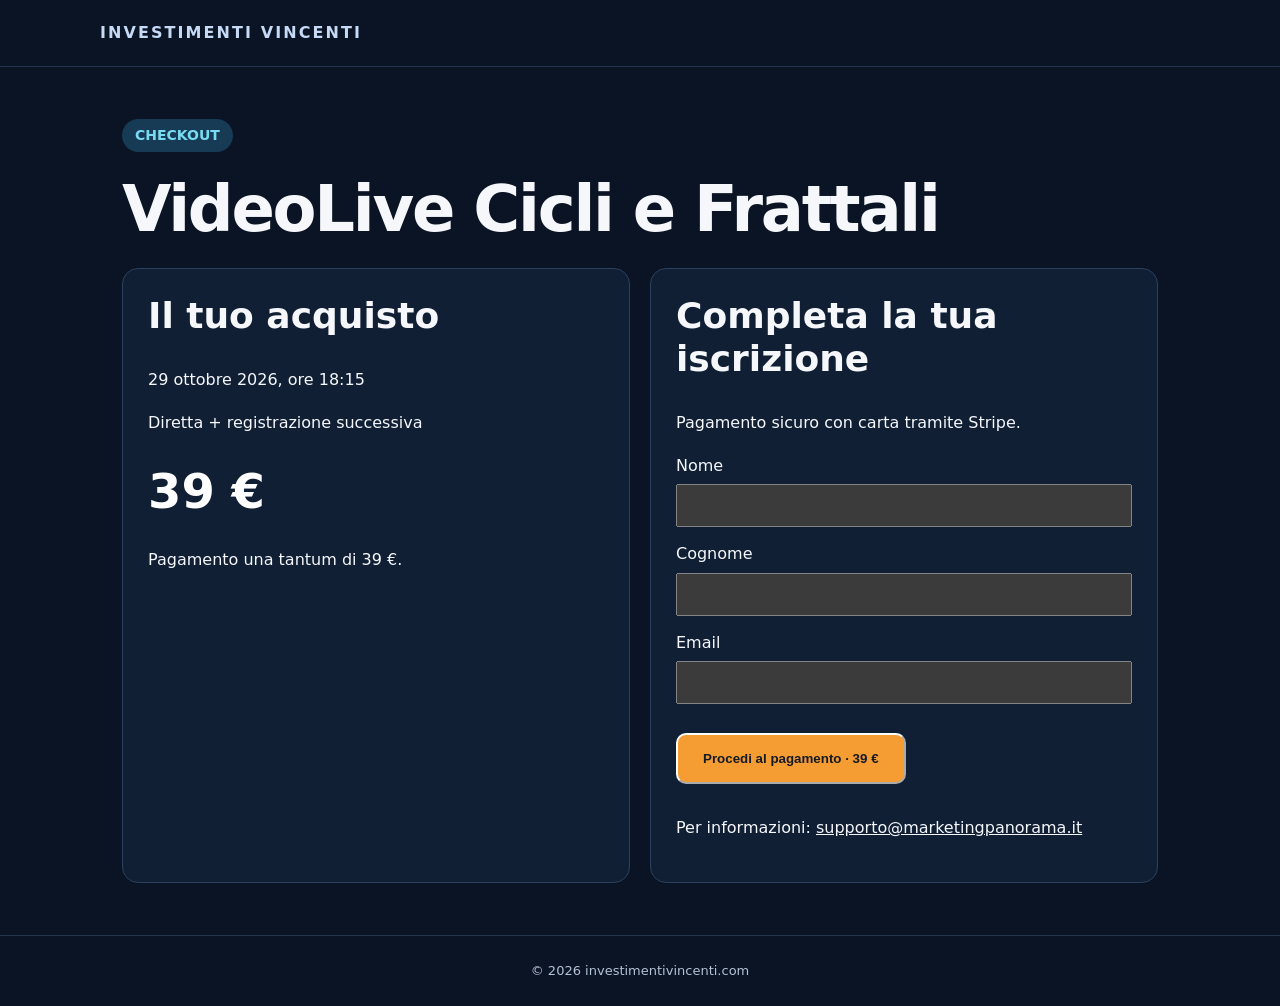
<file: ckoutfrat-live/index.html>
<!doctype html><html lang="it"><head><meta charset="utf-8"><meta name="viewport" content="width=device-width,initial-scale=1"><title>Checkout | Investimenti Vincenti</title><link rel="stylesheet" href="/styles.css"></head><body><header><div class="brand">INVESTIMENTI VINCENTI</div></header><main class="wrap"><span class="pill">CHECKOUT</span><h1>VideoLive Cicli e Frattali</h1><div class="grid"><div class="box"><h2>Il tuo acquisto</h2><p>29 ottobre 2026, ore 18:15</p><p>Diretta + registrazione successiva</p><div class="price">39 €</div><p>Pagamento una tantum di 39 €.</p></div><div class="box"><h2>Completa la tua iscrizione</h2><p>Pagamento sicuro con carta tramite Stripe.</p><form id="test-checkout"><label for="first">Nome</label><input id="first" name="first" required autocomplete="given-name" maxlength="100" style="display:block;width:100%;padding:12px;margin:5px 0 14px"><label for="last">Cognome</label><input id="last" name="last" required autocomplete="family-name" maxlength="100" style="display:block;width:100%;padding:12px;margin:5px 0 14px"><label for="email">Email</label><input id="email" type="email" name="email" required autocomplete="email" style="display:block;width:100%;padding:12px;margin:5px 0 14px"><button class="button" type="submit" id="pay">Procedi al pagamento · 39 €</button><p id="status" aria-live="polite"></p></form><script>document.getElementById('test-checkout').addEventListener('submit',async e=>{e.preventDefault();const button=document.getElementById('pay');const status=document.getElementById('status');button.disabled=true;status.textContent='Apertura del pagamento…';try{const f=new FormData(e.target);const r=await fetch('/api/create-checkout-live',{method:'POST',headers:{'Content-Type':'application/json'},body:JSON.stringify({firstName:f.get('first'),lastName:f.get('last'),email:f.get('email')})});const data=await r.json();if(!r.ok||!data.url)throw Error(data.error||'Errore temporaneo');window.location.href=data.url}catch(error){status.textContent=error.message;button.disabled=false}});</script><p>Per informazioni: <a href="mailto:supporto@marketingpanorama.it">supporto@marketingpanorama.it</a></p></div></div></main><footer style="text-align:center">© 2026 investimentivincenti.com</footer></body></html>
</file>
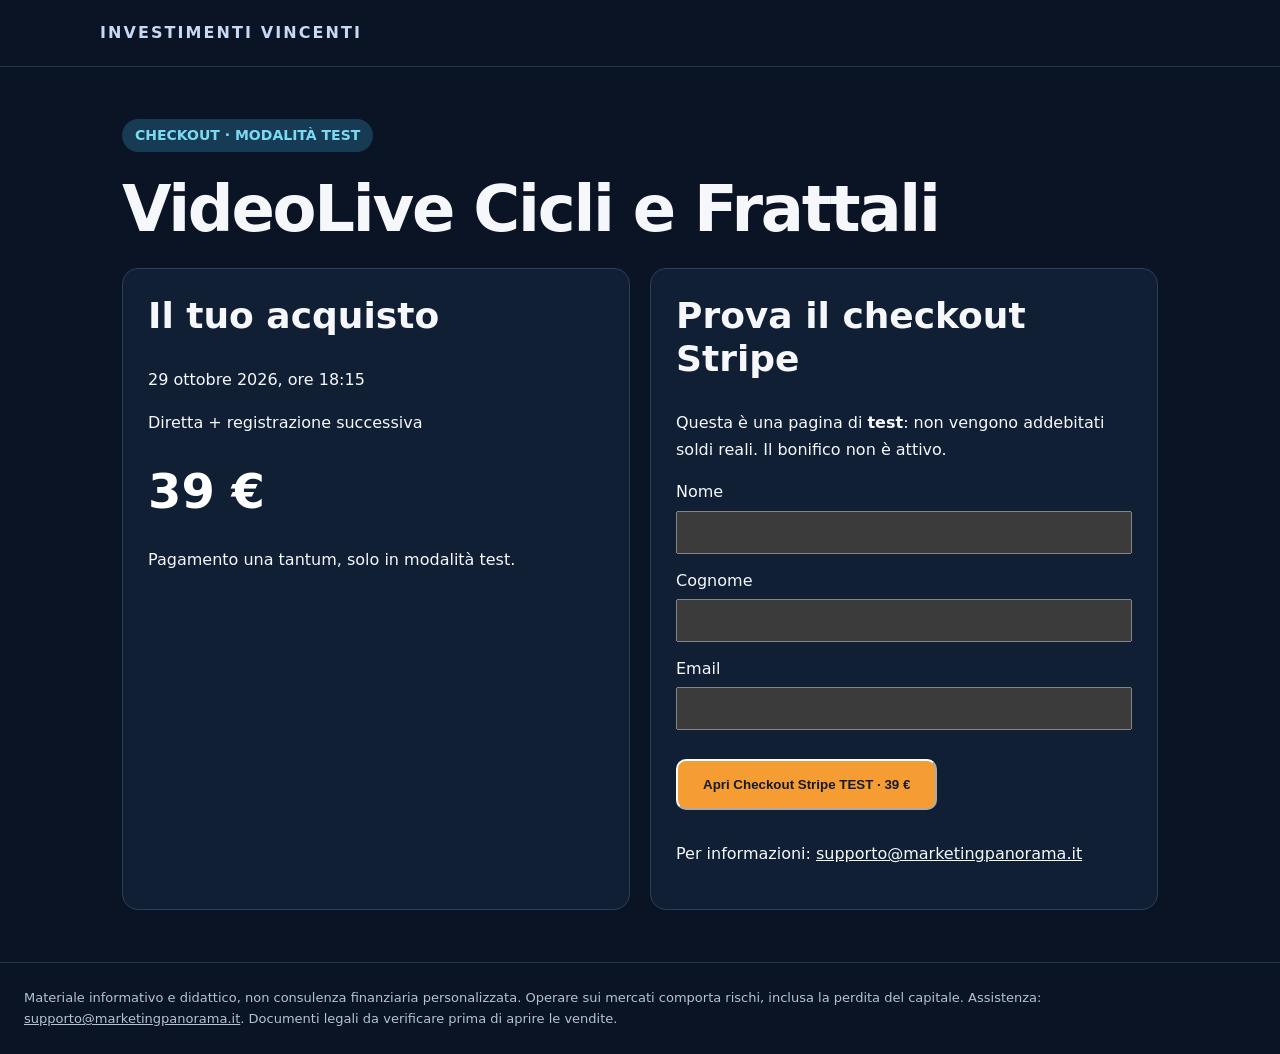
<file: ckoutfrat-test/index.html>
<!doctype html><html lang="it"><head><meta charset="utf-8"><meta name="viewport" content="width=device-width,initial-scale=1"><title>Checkout | Investimenti Vincenti</title><link rel="stylesheet" href="/styles.css"></head><body><header><div class="brand">INVESTIMENTI VINCENTI</div></header><main class="wrap"><span class="pill">CHECKOUT · MODALITÀ TEST</span><h1>VideoLive Cicli e Frattali</h1><div class="grid"><div class="box"><h2>Il tuo acquisto</h2><p>29 ottobre 2026, ore 18:15</p><p>Diretta + registrazione successiva</p><div class="price">39 €</div><p>Pagamento una tantum, solo in modalità test.</p></div><div class="box"><h2>Prova il checkout Stripe</h2><p>Questa è una pagina di <strong>test</strong>: non vengono addebitati soldi reali. Il bonifico non è attivo.</p><form id="test-checkout"><label for="first">Nome</label><input id="first" name="first" required autocomplete="given-name" maxlength="100" style="display:block;width:100%;padding:12px;margin:5px 0 14px"><label for="last">Cognome</label><input id="last" name="last" required autocomplete="family-name" maxlength="100" style="display:block;width:100%;padding:12px;margin:5px 0 14px"><label for="email">Email</label><input id="email" type="email" name="email" required autocomplete="email" style="display:block;width:100%;padding:12px;margin:5px 0 14px"><button class="button" type="submit" id="pay">Apri Checkout Stripe TEST · 39 €</button><p id="status" aria-live="polite"></p></form><script>document.getElementById('test-checkout').addEventListener('submit',async e=>{e.preventDefault();const button=document.getElementById('pay');const status=document.getElementById('status');button.disabled=true;status.textContent='Apertura checkout di prova…';try{const f=new FormData(e.target);const r=await fetch('/api/create-checkout',{method:'POST',headers:{'Content-Type':'application/json'},body:JSON.stringify({firstName:f.get('first'),lastName:f.get('last'),email:f.get('email')})});const data=await r.json();if(!r.ok||!data.url)throw Error(data.error||'Errore temporaneo');window.location.href=data.url}catch(error){status.textContent=error.message;button.disabled=false}});</script><p>Per informazioni: <a href="mailto:supporto@marketingpanorama.it">supporto@marketingpanorama.it</a></p></div></div></main><footer>Materiale informativo e didattico, non consulenza finanziaria personalizzata. Operare sui mercati comporta rischi, inclusa la perdita del capitale. Assistenza: <a href="mailto:supporto@marketingpanorama.it">supporto@marketingpanorama.it</a>. Documenti legali da verificare prima di aprire le vendite.</footer></body></html>
</file>
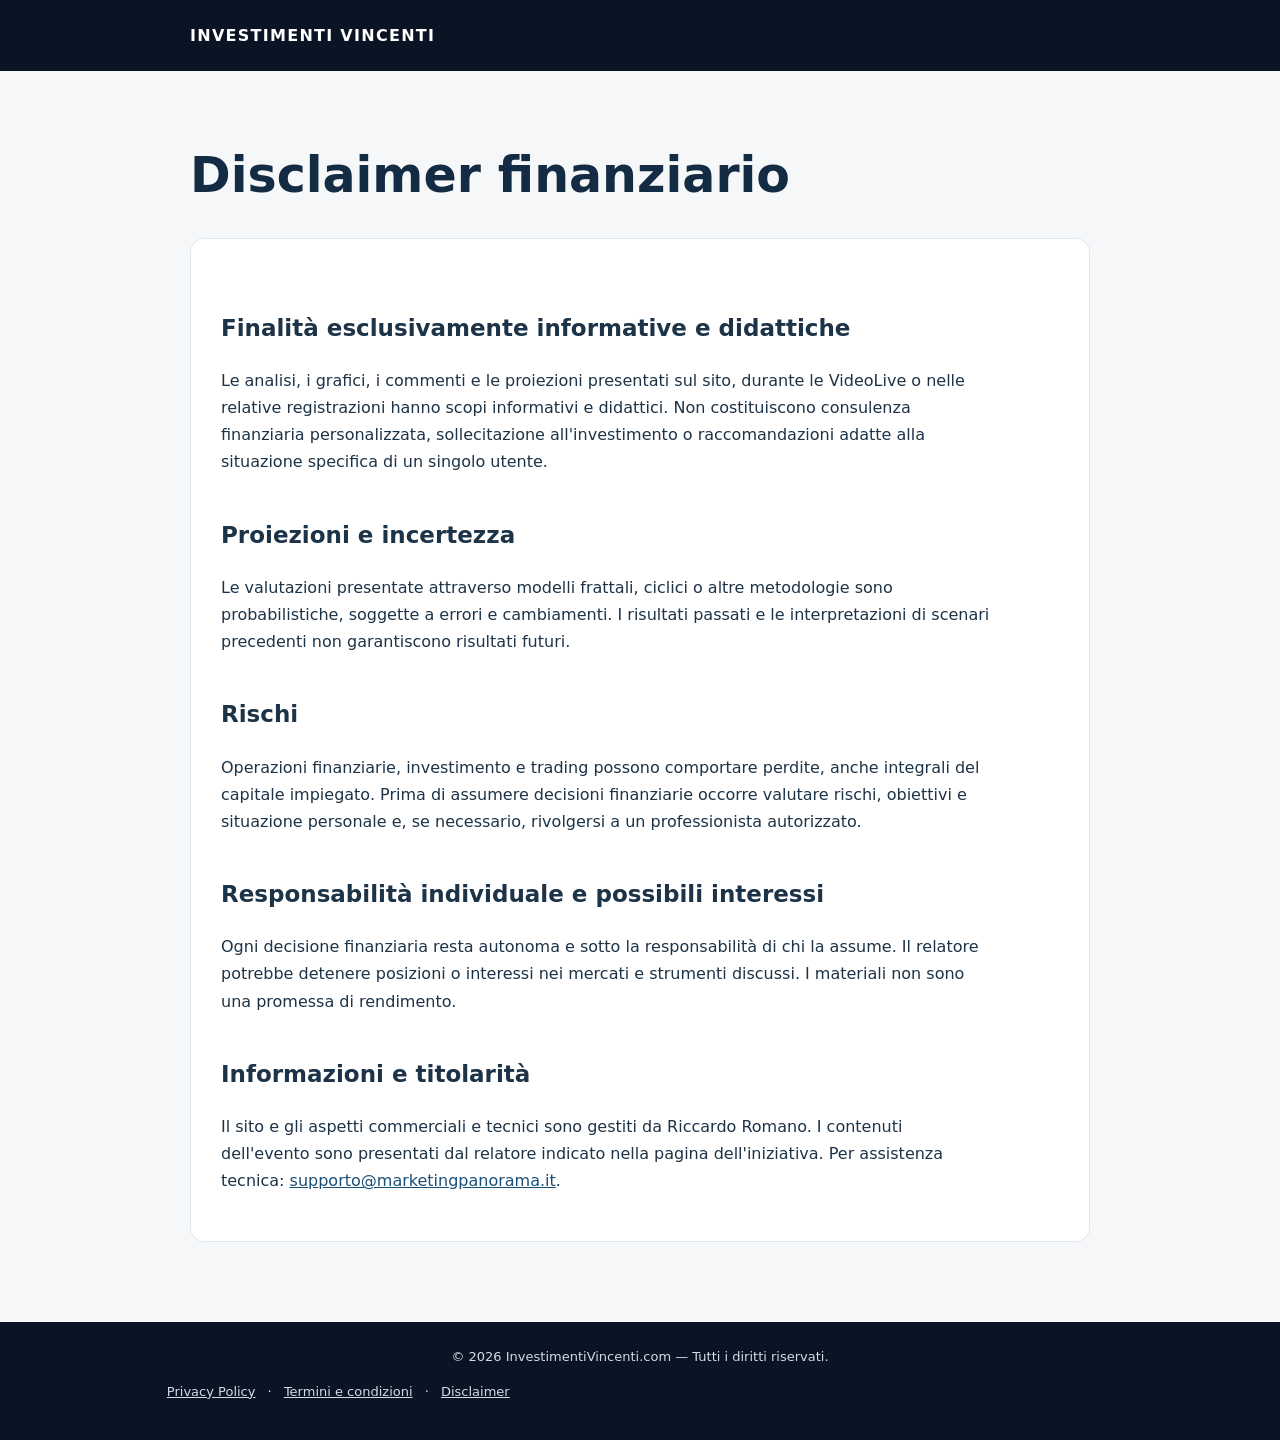
<file: disclaimer/index.html>
<!doctype html><html lang="it"><head><meta charset="utf-8"><meta name="viewport" content="width=device-width,initial-scale=1"><title>Disclaimer finanziario | InvestimentiVincenti.com</title><meta name="robots" content="noindex,follow"><style>body{margin:0;background:#f6f7f8;color:#1d3347;font:16px/1.7 system-ui,-apple-system,sans-serif}header{background:#0b1424;color:#fff;padding:22px max(24px,calc((100vw - 900px)/2))}header a{color:#fff;text-decoration:none;font-weight:750;letter-spacing:.08em}main{max-width:900px;margin:auto;padding:44px 24px 80px}h1{font-size:clamp(32px,5vw,49px);line-height:1.16;color:#132c43}h2{margin-top:40px;font-size:23px}a{color:#174f79}article{background:white;padding:30px;border-radius:14px;border:1px solid #e2e7eb}p,li{max-width:76ch}.notice{background:#fff5df;padding:14px 18px;border-left:4px solid #c68c32;border-radius:6px}footer{background:#0b1424;color:#d1dce7;text-align:center;padding:24px;font-size:13px}footer a{color:#d1dce7;margin:0 8px}@media(max-width:600px){article{padding:20px}}</style></head><body><header><a href="/vlcfrattali/">INVESTIMENTI VINCENTI</a></header><main><h1>Disclaimer finanziario</h1><article><h2>Finalità esclusivamente informative e didattiche</h2><p>Le analisi, i grafici, i commenti e le proiezioni presentati sul sito, durante le VideoLive o nelle relative registrazioni hanno scopi informativi e didattici. Non costituiscono consulenza finanziaria personalizzata, sollecitazione all'investimento o raccomandazioni adatte alla situazione specifica di un singolo utente.</p><h2>Proiezioni e incertezza</h2><p>Le valutazioni presentate attraverso modelli frattali, ciclici o altre metodologie sono probabilistiche, soggette a errori e cambiamenti. I risultati passati e le interpretazioni di scenari precedenti non garantiscono risultati futuri.</p><h2>Rischi</h2><p>Operazioni finanziarie, investimento e trading possono comportare perdite, anche integrali del capitale impiegato. Prima di assumere decisioni finanziarie occorre valutare rischi, obiettivi e situazione personale e, se necessario, rivolgersi a un professionista autorizzato.</p><h2>Responsabilità individuale e possibili interessi</h2><p>Ogni decisione finanziaria resta autonoma e sotto la responsabilità di chi la assume. Il relatore potrebbe detenere posizioni o interessi nei mercati e strumenti discussi. I materiali non sono una promessa di rendimento.</p><h2>Informazioni e titolarità</h2><p>Il sito e gli aspetti commerciali e tecnici sono gestiti da Riccardo Romano. I contenuti dell'evento sono presentati dal relatore indicato nella pagina dell'iniziativa. Per assistenza tecnica: <a href="mailto:supporto@marketingpanorama.it">supporto@marketingpanorama.it</a>.</p></article></main><footer>© 2026 InvestimentiVincenti.com — Tutti i diritti riservati.<p><a href="/privacy/">Privacy Policy</a> · <a href="/termini/">Termini e condizioni</a> · <a href="/disclaimer/">Disclaimer</a></p></footer></body></html>
</file>
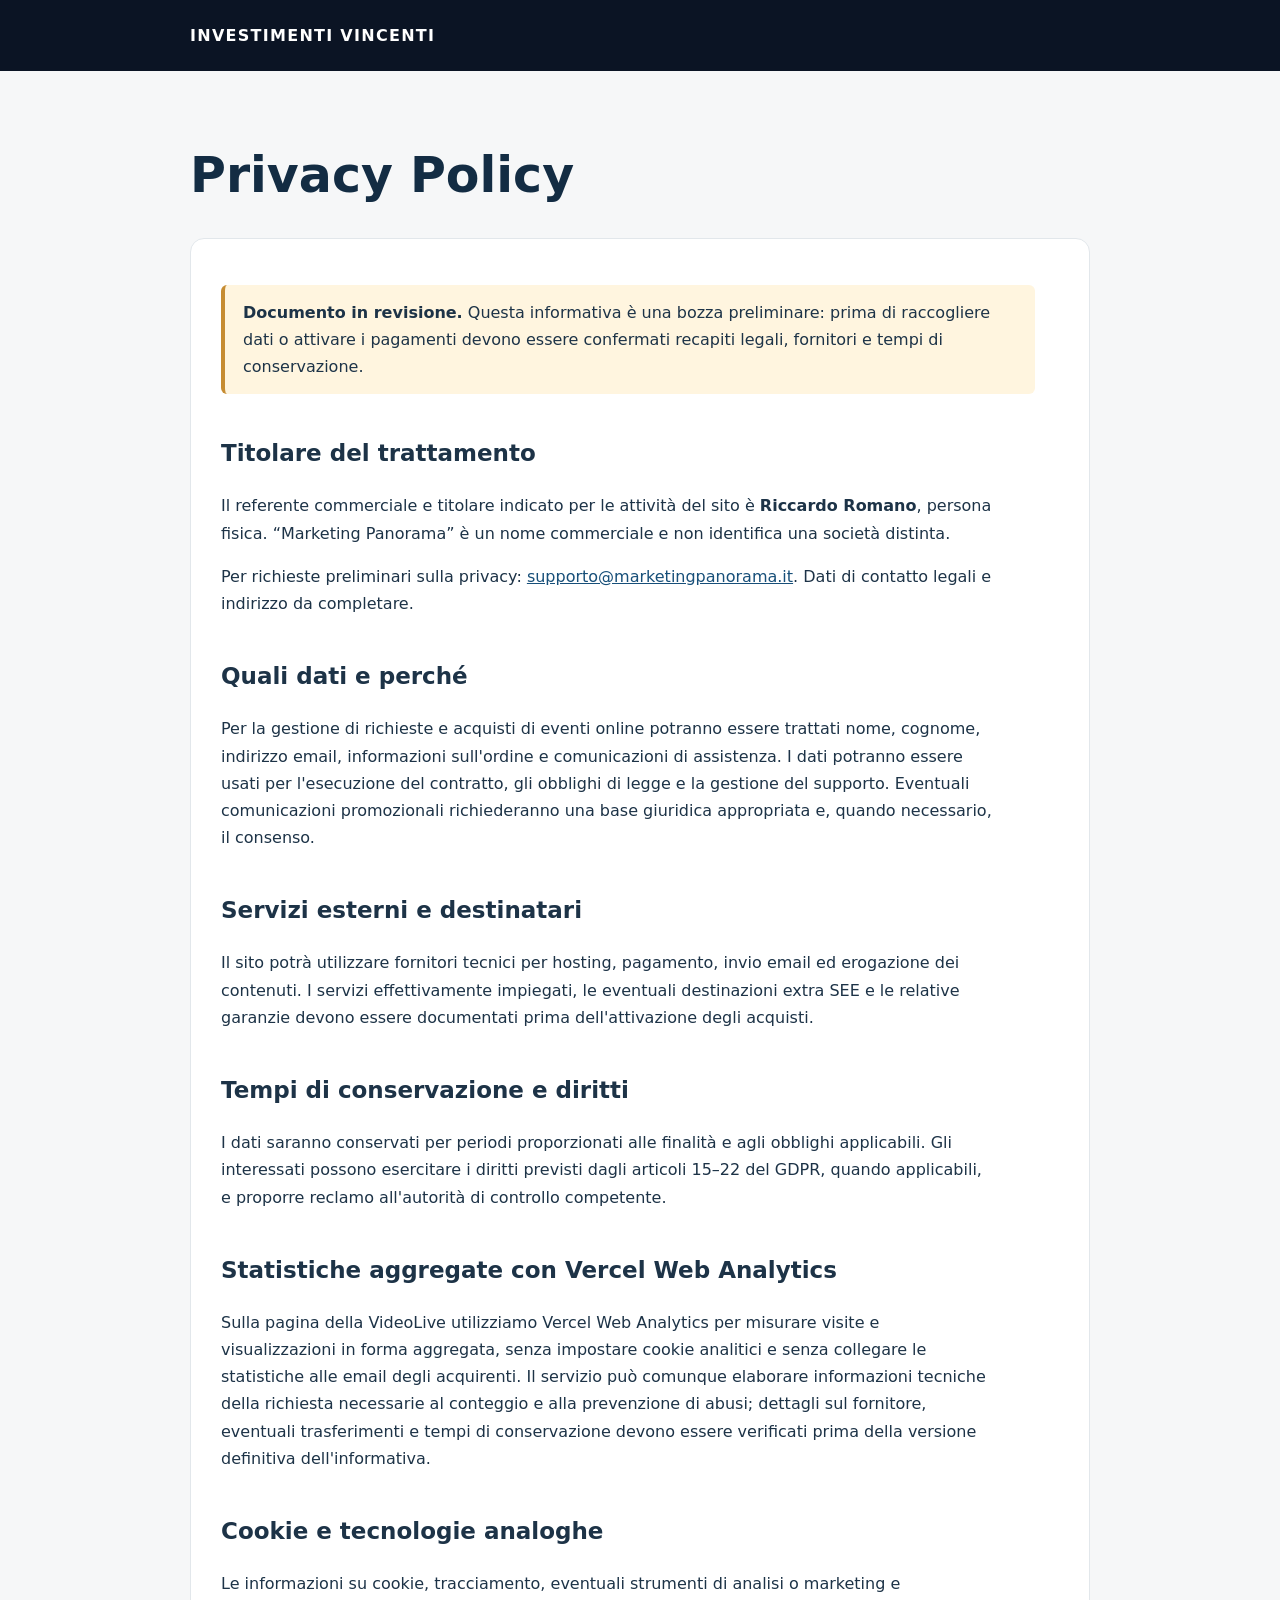
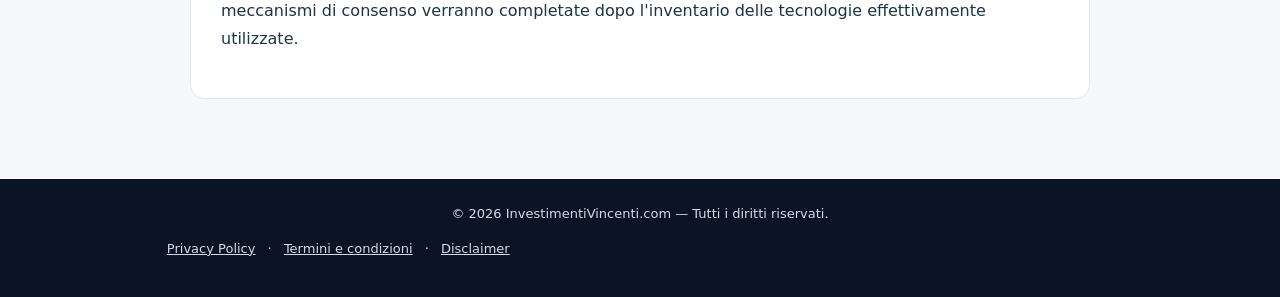
<file: privacy/index.html>
<!doctype html><html lang="it"><head><meta charset="utf-8"><meta name="viewport" content="width=device-width,initial-scale=1"><title>Privacy Policy | InvestimentiVincenti.com</title><meta name="robots" content="noindex,follow"><style>body{margin:0;background:#f6f7f8;color:#1d3347;font:16px/1.7 system-ui,-apple-system,sans-serif}header{background:#0b1424;color:#fff;padding:22px max(24px,calc((100vw - 900px)/2))}header a{color:#fff;text-decoration:none;font-weight:750;letter-spacing:.08em}main{max-width:900px;margin:auto;padding:44px 24px 80px}h1{font-size:clamp(32px,5vw,49px);line-height:1.16;color:#132c43}h2{margin-top:40px;font-size:23px}a{color:#174f79}article{background:white;padding:30px;border-radius:14px;border:1px solid #e2e7eb}p,li{max-width:76ch}.notice{background:#fff5df;padding:14px 18px;border-left:4px solid #c68c32;border-radius:6px}footer{background:#0b1424;color:#d1dce7;text-align:center;padding:24px;font-size:13px}footer a{color:#d1dce7;margin:0 8px}@media(max-width:600px){article{padding:20px}}</style></head><body><header><a href="/vlcfrattali/">INVESTIMENTI VINCENTI</a></header><main><h1>Privacy Policy</h1><article><p class="notice"><strong>Documento in revisione.</strong> Questa informativa è una bozza preliminare: prima di raccogliere dati o attivare i pagamenti devono essere confermati recapiti legali, fornitori e tempi di conservazione.</p><h2>Titolare del trattamento</h2><p>Il referente commerciale e titolare indicato per le attività del sito è <strong>Riccardo Romano</strong>, persona fisica. “Marketing Panorama” è un nome commerciale e non identifica una società distinta.</p><p>Per richieste preliminari sulla privacy: <a href="mailto:supporto@marketingpanorama.it">supporto@marketingpanorama.it</a>. Dati di contatto legali e indirizzo da completare.</p><h2>Quali dati e perché</h2><p>Per la gestione di richieste e acquisti di eventi online potranno essere trattati nome, cognome, indirizzo email, informazioni sull'ordine e comunicazioni di assistenza. I dati potranno essere usati per l'esecuzione del contratto, gli obblighi di legge e la gestione del supporto. Eventuali comunicazioni promozionali richiederanno una base giuridica appropriata e, quando necessario, il consenso.</p><h2>Servizi esterni e destinatari</h2><p>Il sito potrà utilizzare fornitori tecnici per hosting, pagamento, invio email ed erogazione dei contenuti. I servizi effettivamente impiegati, le eventuali destinazioni extra SEE e le relative garanzie devono essere documentati prima dell'attivazione degli acquisti.</p><h2>Tempi di conservazione e diritti</h2><p>I dati saranno conservati per periodi proporzionati alle finalità e agli obblighi applicabili. Gli interessati possono esercitare i diritti previsti dagli articoli 15–22 del GDPR, quando applicabili, e proporre reclamo all'autorità di controllo competente.</p><h2>Statistiche aggregate con Vercel Web Analytics</h2><p>Sulla pagina della VideoLive utilizziamo Vercel Web Analytics per misurare visite e visualizzazioni in forma aggregata, senza impostare cookie analitici e senza collegare le statistiche alle email degli acquirenti. Il servizio può comunque elaborare informazioni tecniche della richiesta necessarie al conteggio e alla prevenzione di abusi; dettagli sul fornitore, eventuali trasferimenti e tempi di conservazione devono essere verificati prima della versione definitiva dell'informativa.</p><h2>Cookie e tecnologie analoghe</h2><p>Le informazioni su cookie, tracciamento, eventuali strumenti di analisi o marketing e meccanismi di consenso verranno completate dopo l'inventario delle tecnologie effettivamente utilizzate.</p></article></main><footer>© 2026 InvestimentiVincenti.com — Tutti i diritti riservati.<p><a href="/privacy/">Privacy Policy</a> · <a href="/termini/">Termini e condizioni</a> · <a href="/disclaimer/">Disclaimer</a></p></footer></body></html>
</file>
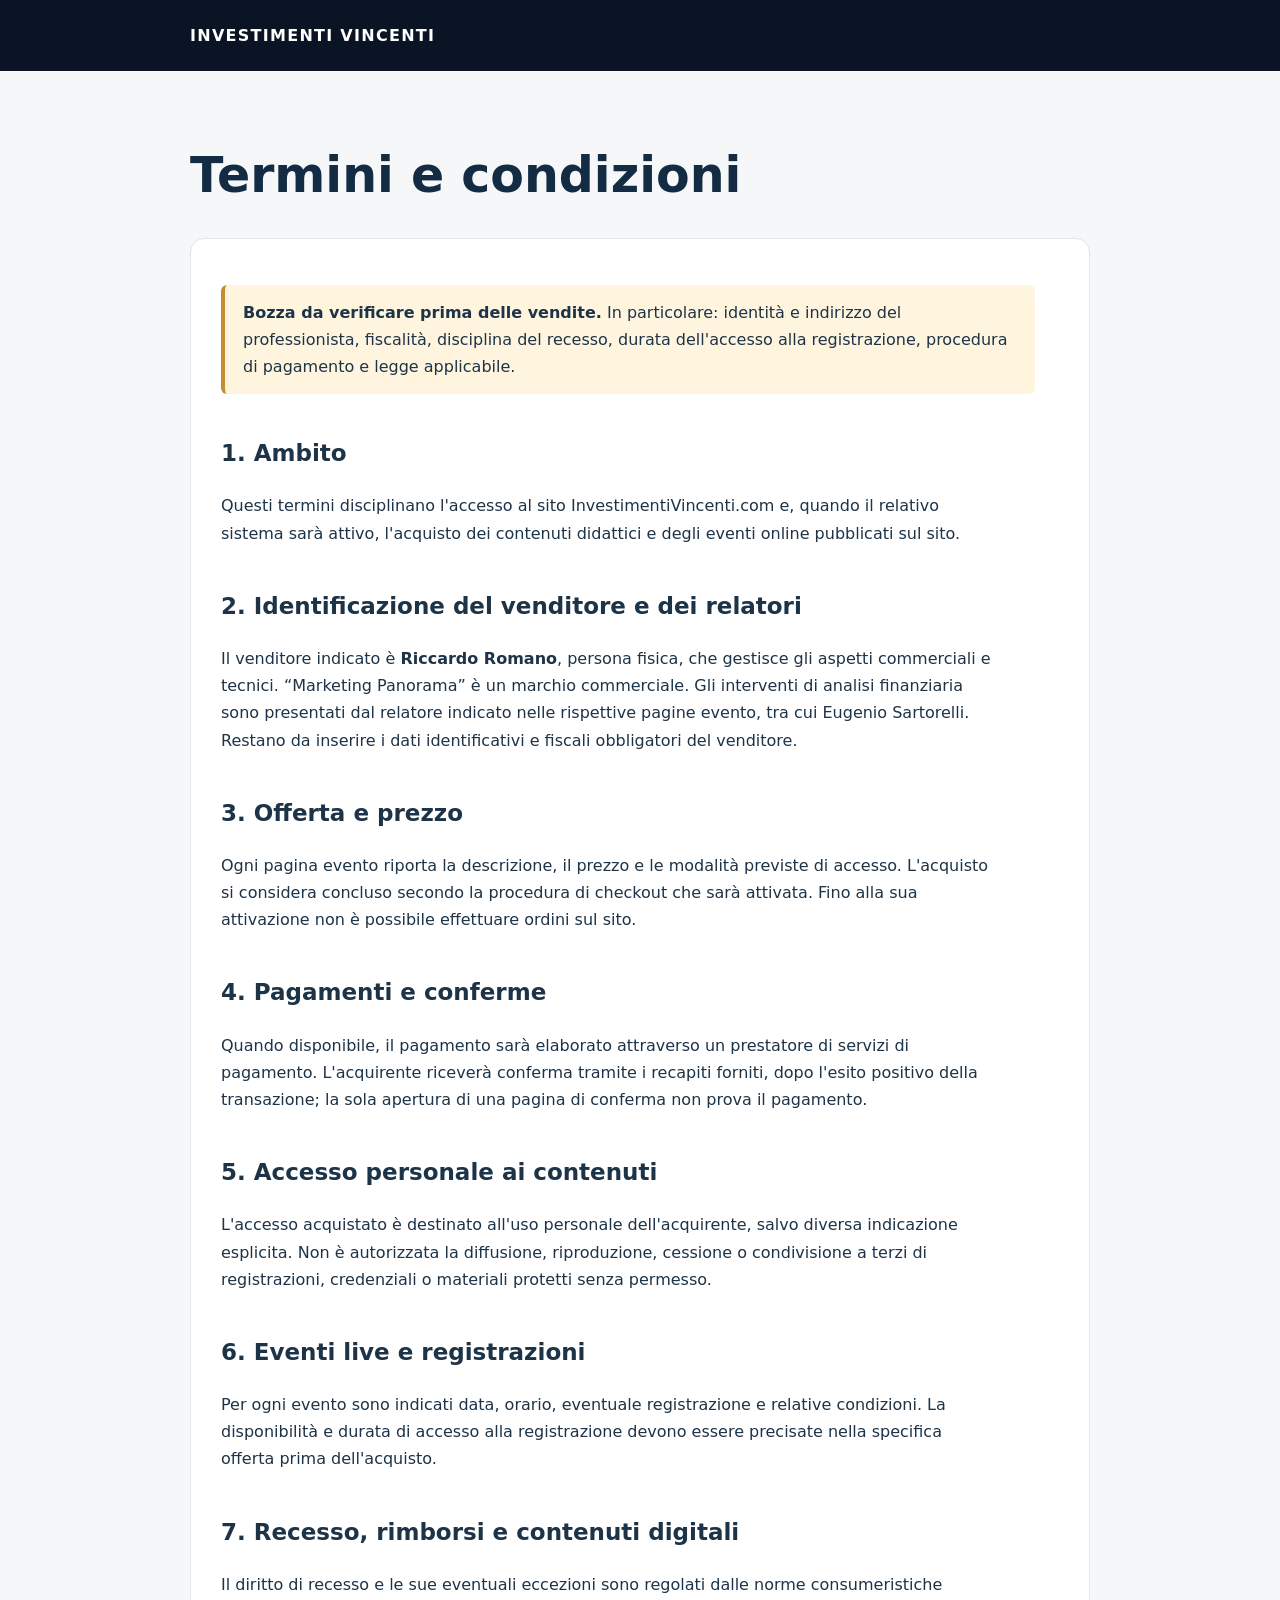
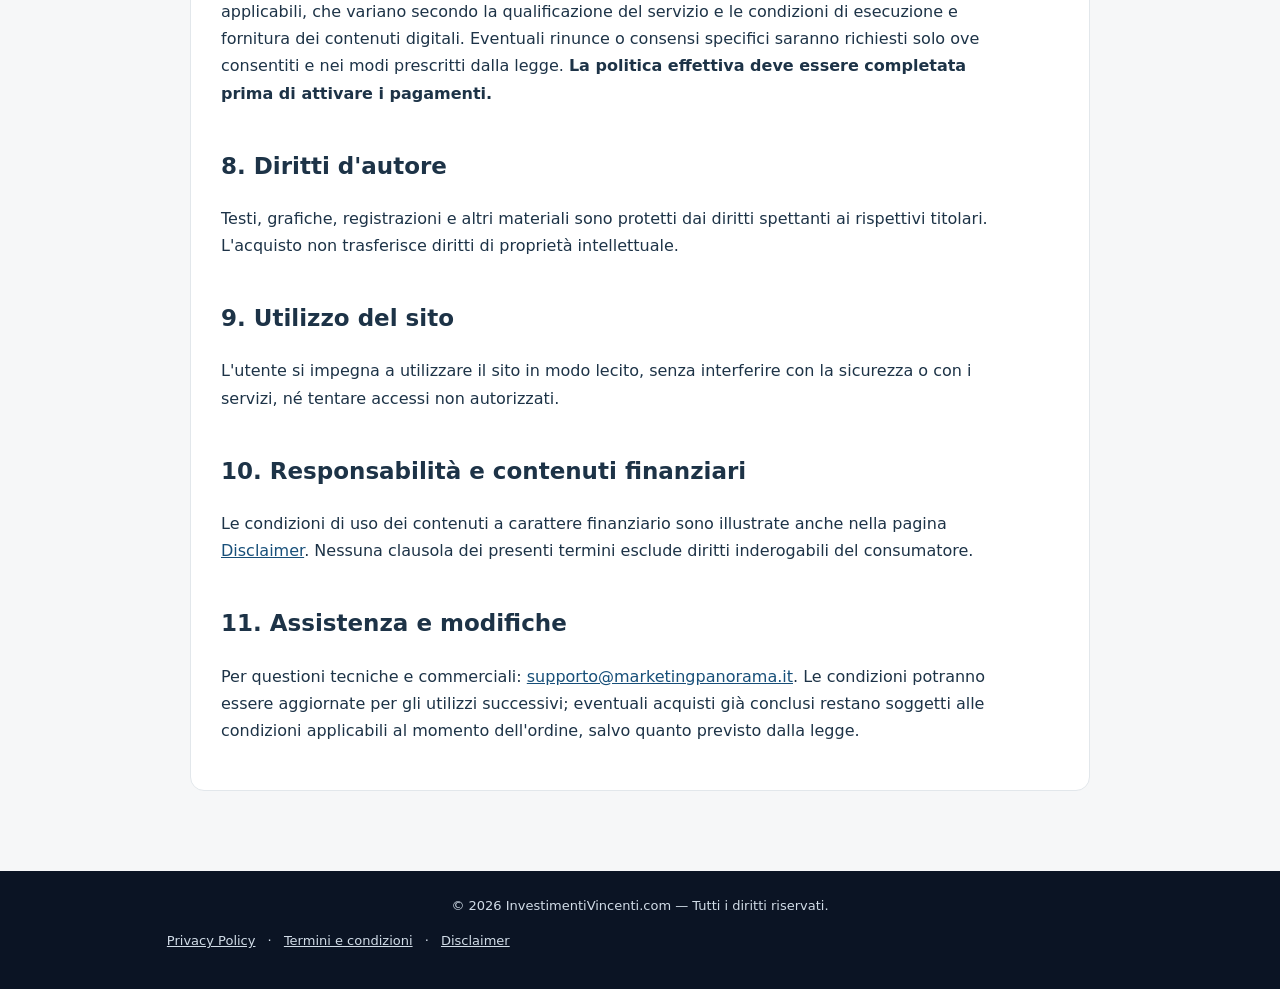
<file: termini/index.html>
<!doctype html><html lang="it"><head><meta charset="utf-8"><meta name="viewport" content="width=device-width,initial-scale=1"><title>Termini e condizioni | InvestimentiVincenti.com</title><meta name="robots" content="noindex,follow"><style>body{margin:0;background:#f6f7f8;color:#1d3347;font:16px/1.7 system-ui,-apple-system,sans-serif}header{background:#0b1424;color:#fff;padding:22px max(24px,calc((100vw - 900px)/2))}header a{color:#fff;text-decoration:none;font-weight:750;letter-spacing:.08em}main{max-width:900px;margin:auto;padding:44px 24px 80px}h1{font-size:clamp(32px,5vw,49px);line-height:1.16;color:#132c43}h2{margin-top:40px;font-size:23px}a{color:#174f79}article{background:white;padding:30px;border-radius:14px;border:1px solid #e2e7eb}p,li{max-width:76ch}.notice{background:#fff5df;padding:14px 18px;border-left:4px solid #c68c32;border-radius:6px}footer{background:#0b1424;color:#d1dce7;text-align:center;padding:24px;font-size:13px}footer a{color:#d1dce7;margin:0 8px}@media(max-width:600px){article{padding:20px}}</style></head><body><header><a href="/vlcfrattali/">INVESTIMENTI VINCENTI</a></header><main><h1>Termini e condizioni</h1><article><p class="notice"><strong>Bozza da verificare prima delle vendite.</strong> In particolare: identità e indirizzo del professionista, fiscalità, disciplina del recesso, durata dell'accesso alla registrazione, procedura di pagamento e legge applicabile.</p><h2>1. Ambito</h2><p>Questi termini disciplinano l'accesso al sito InvestimentiVincenti.com e, quando il relativo sistema sarà attivo, l'acquisto dei contenuti didattici e degli eventi online pubblicati sul sito.</p><h2>2. Identificazione del venditore e dei relatori</h2><p>Il venditore indicato è <strong>Riccardo Romano</strong>, persona fisica, che gestisce gli aspetti commerciali e tecnici. “Marketing Panorama” è un marchio commerciale. Gli interventi di analisi finanziaria sono presentati dal relatore indicato nelle rispettive pagine evento, tra cui Eugenio Sartorelli. Restano da inserire i dati identificativi e fiscali obbligatori del venditore.</p><h2>3. Offerta e prezzo</h2><p>Ogni pagina evento riporta la descrizione, il prezzo e le modalità previste di accesso. L'acquisto si considera concluso secondo la procedura di checkout che sarà attivata. Fino alla sua attivazione non è possibile effettuare ordini sul sito.</p><h2>4. Pagamenti e conferme</h2><p>Quando disponibile, il pagamento sarà elaborato attraverso un prestatore di servizi di pagamento. L'acquirente riceverà conferma tramite i recapiti forniti, dopo l'esito positivo della transazione; la sola apertura di una pagina di conferma non prova il pagamento.</p><h2>5. Accesso personale ai contenuti</h2><p>L'accesso acquistato è destinato all'uso personale dell'acquirente, salvo diversa indicazione esplicita. Non è autorizzata la diffusione, riproduzione, cessione o condivisione a terzi di registrazioni, credenziali o materiali protetti senza permesso.</p><h2>6. Eventi live e registrazioni</h2><p>Per ogni evento sono indicati data, orario, eventuale registrazione e relative condizioni. La disponibilità e durata di accesso alla registrazione devono essere precisate nella specifica offerta prima dell'acquisto.</p><h2>7. Recesso, rimborsi e contenuti digitali</h2><p>Il diritto di recesso e le sue eventuali eccezioni sono regolati dalle norme consumeristiche applicabili, che variano secondo la qualificazione del servizio e le condizioni di esecuzione e fornitura dei contenuti digitali. Eventuali rinunce o consensi specifici saranno richiesti solo ove consentiti e nei modi prescritti dalla legge. <strong>La politica effettiva deve essere completata prima di attivare i pagamenti.</strong></p><h2>8. Diritti d'autore</h2><p>Testi, grafiche, registrazioni e altri materiali sono protetti dai diritti spettanti ai rispettivi titolari. L'acquisto non trasferisce diritti di proprietà intellettuale.</p><h2>9. Utilizzo del sito</h2><p>L'utente si impegna a utilizzare il sito in modo lecito, senza interferire con la sicurezza o con i servizi, né tentare accessi non autorizzati.</p><h2>10. Responsabilità e contenuti finanziari</h2><p>Le condizioni di uso dei contenuti a carattere finanziario sono illustrate anche nella pagina <a href="/disclaimer/">Disclaimer</a>. Nessuna clausola dei presenti termini esclude diritti inderogabili del consumatore.</p><h2>11. Assistenza e modifiche</h2><p>Per questioni tecniche e commerciali: <a href="mailto:supporto@marketingpanorama.it">supporto@marketingpanorama.it</a>. Le condizioni potranno essere aggiornate per gli utilizzi successivi; eventuali acquisti già conclusi restano soggetti alle condizioni applicabili al momento dell'ordine, salvo quanto previsto dalla legge.</p></article></main><footer>© 2026 InvestimentiVincenti.com — Tutti i diritti riservati.<p><a href="/privacy/">Privacy Policy</a> · <a href="/termini/">Termini e condizioni</a> · <a href="/disclaimer/">Disclaimer</a></p></footer></body></html>
</file>
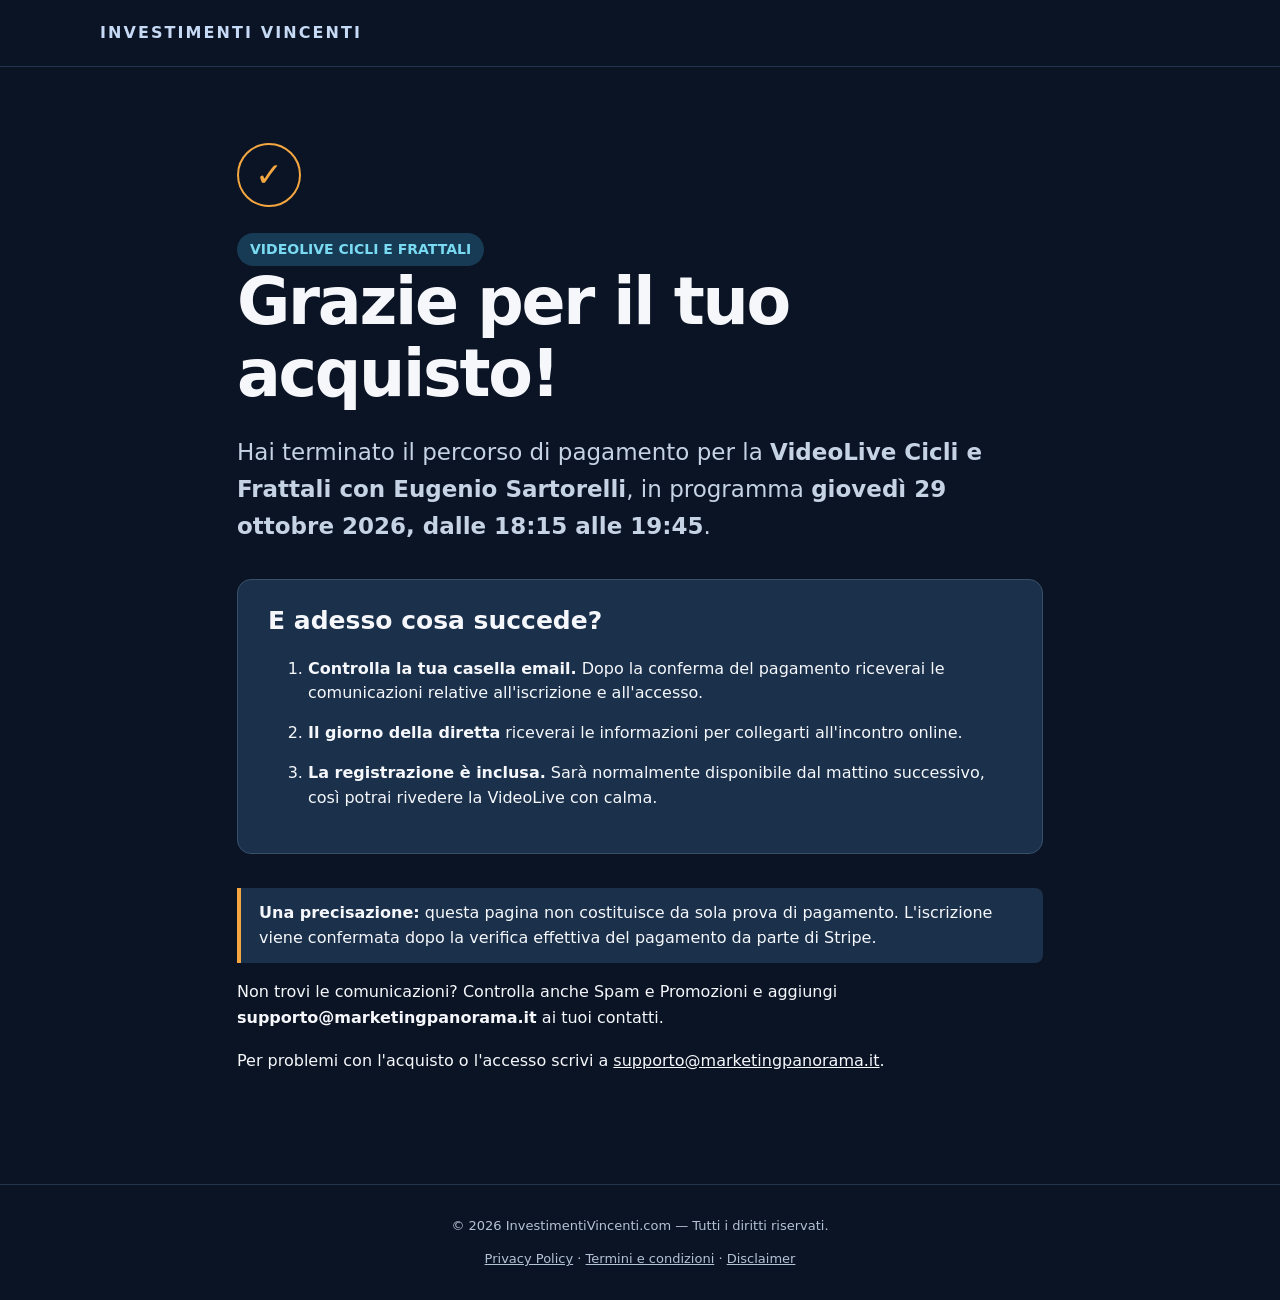
<file: tyfrat/index.html>
<!doctype html>
<html lang="it">
<head>
<meta charset="utf-8"><meta name="viewport" content="width=device-width,initial-scale=1">
<meta name="robots" content="noindex, nofollow">
<title>Grazie per il tuo acquisto | Investimenti Vincenti</title>
<link rel="stylesheet" href="/styles.css">
<style>
.confirmation{max-width:850px;margin:0 auto;padding:76px 22px 94px}
.tick{width:64px;height:64px;border-radius:50%;border:2px solid #f4a741;display:grid;place-items:center;color:#f4a741;font-size:33px;margin-bottom:26px}
.confirmation h1{font-size:clamp(40px,6vw,65px);line-height:1.1;margin:0 0 25px}
.confirmation .lead{line-height:1.6}
.next{background:#1b304b;border:1px solid #37516b;border-radius:14px;padding:26px 30px;margin:34px 0}
.next h2{margin-top:0;font-size:25px}
.next li{margin:15px 0;line-height:1.55}
.note{border-left:4px solid #f4a741;padding:12px 18px;background:#1b304b;border-radius:0 8px 8px 0;margin-top:30px;line-height:1.6}
footer a{color:inherit}
@media(max-width:600px){.confirmation{padding:46px 22px 65px}.next{padding:18px 20px}}
</style>
</head>
<body>
<header><div class="brand">INVESTIMENTI VINCENTI</div></header>
<main class="confirmation">
<div class="tick" aria-hidden="true">✓</div>
<span class="pill">VIDEOLIVE CICLI E FRATTALI</span>
<h1>Grazie per il tuo acquisto!</h1>
<p class="lead">Hai terminato il percorso di pagamento per la <strong>VideoLive Cicli e Frattali con Eugenio Sartorelli</strong>, in programma <strong>giovedì 29 ottobre 2026, dalle 18:15 alle 19:45</strong>.</p>
<div class="next">
<h2>E adesso cosa succede?</h2>
<ol>
<li><strong>Controlla la tua casella email.</strong> Dopo la conferma del pagamento riceverai le comunicazioni relative all'iscrizione e all'accesso.</li>
<li><strong>Il giorno della diretta</strong> riceverai le informazioni per collegarti all'incontro online.</li>
<li><strong>La registrazione è inclusa.</strong> Sarà normalmente disponibile dal mattino successivo, così potrai rivedere la VideoLive con calma.</li>
</ol>
</div>
<p class="note"><strong>Una precisazione:</strong> questa pagina non costituisce da sola prova di pagamento. L'iscrizione viene confermata dopo la verifica effettiva del pagamento da parte di Stripe.</p>
<p>Non trovi le comunicazioni? Controlla anche Spam e Promozioni e aggiungi <strong>supporto@marketingpanorama.it</strong> ai tuoi contatti.</p>
<p>Per problemi con l'acquisto o l'accesso scrivi a <a href="mailto:supporto@marketingpanorama.it">supporto@marketingpanorama.it</a>.</p>
</main>
<footer style="text-align:center;padding:30px 20px"><div>© 2026 InvestimentiVincenti.com — Tutti i diritti riservati.</div><p style="margin:12px 0 0"><a href="/privacy/">Privacy Policy</a> · <a href="/termini/">Termini e condizioni</a> · <a href="/disclaimer/">Disclaimer</a></p></footer>
</body></html>
</file>
<file: styles.css>
:root{color-scheme:dark}*{box-sizing:border-box}body{margin:0;background:#0b1424;color:#f5f7fb;font-family:Inter,system-ui,-apple-system,Segoe UI,sans-serif;line-height:1.65}a{color:inherit}header{border-bottom:1px solid #253550;padding:20px max(22px,calc((100vw - 1080px)/2))}.brand{letter-spacing:.13em;font-weight:800;color:#c6d9f5}.wrap{max-width:1080px;margin:auto;padding:52px 22px}.pill{display:inline-block;background:#173b55;color:#79daf2;padding:5px 13px;border-radius:99px;font-size:14px;font-weight:700}h1{font-size:clamp(36px,5vw,66px);line-height:1.12;margin:22px 0;letter-spacing:-.035em}h2{font-size:clamp(26px,3vw,36px);line-height:1.2}.lead{font-size:clamp(18px,2vw,23px);color:#c5d3e5;max-width:780px}.muted{color:#b4c2d5}.accent{color:#80e0ee}.button{display:inline-block;background:#f59c33;color:#141b24;text-decoration:none;padding:16px 25px;border-radius:10px;font-weight:800;margin:15px 0}.button.disabled{background:#536174;color:#fff;cursor:not-allowed}.grid{display:grid;grid-template-columns:repeat(auto-fit,minmax(260px,1fr));gap:20px}.box{border:1px solid #2a405c;border-radius:16px;background:#101f34;padding:25px}.box h2{margin-top:0}.price{font-size:48px;font-weight:800;color:#fff}.notice{padding:16px 18px;background:#192f48;border-left:4px solid #f59c33;border-radius:8px}.section{margin-top:66px}ul{padding-left:22px}footer{border-top:1px solid #253550;padding:24px;color:#b4c2d5;font-size:13px}small{font-size:13px}
</file>
